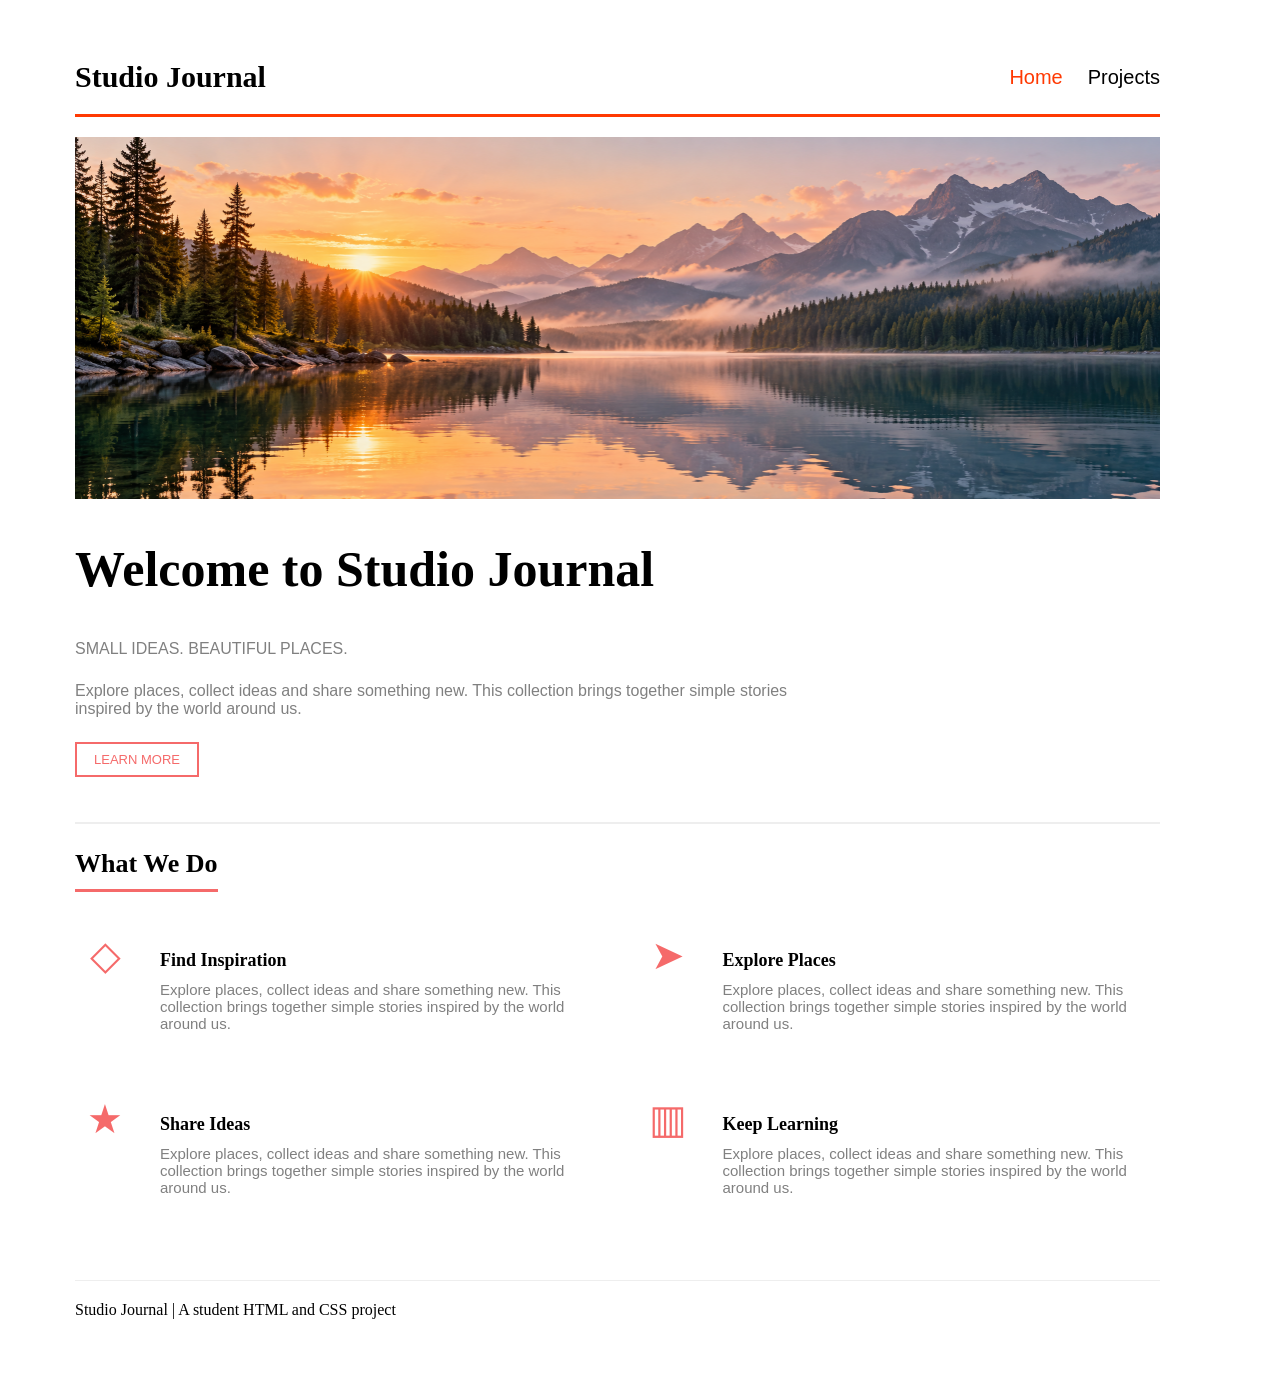
<file: index.html>
<!DOCTYPE html>
<html lang="en">
<head>
    <meta charset="UTF-8">
    <meta name="viewport" content="width=device-width, initial-scale=1.0">
    <title>Studio Journal | Home</title>
    <link rel="stylesheet" href="styles.css">
</head>
<body>
    <header>
        <a class="logo" href="index.html"><strong>Studio Journal</strong></a>
        <nav>
            <a class="red-tab active" aria-current="page" href="index.html">Home</a>
            <a class="black-tab" href="projects.html">Projects</a>
        </nav>
    </header>
    <header>
<hr class="red-line">
    </header>

    <main>
        <section class="intro">
            <img class="banner" src="images/pic10.png" alt="Mountain lake at sunrise">
            <h1 style="font-size: 50px;">Welcome to Studio Journal</h1>
            <p class="subtitle">SMALL IDEAS. BEAUTIFUL PLACES.</p>
            <p class="subtitle">Explore places, collect ideas and share something new. This collection brings together simple stories inspired by the world around us.</p>
            <a class="button" href="#features">Learn More</a>
        </section>

        <section id="features">
            <h2>What We Do<br></h2>
            <div class="features">
                <article class="feature">
                    <span class="icon" aria-hidden="true">◇</span>
                    <div>
                        <h3>Find Inspiration</h3>
                        <p class="sub-mini">Explore places, collect ideas and share something new. This collection brings together simple stories inspired by the world around us.</p>
                    </div>
                </article>
                <article class="feature">
                    <span class="icon" aria-hidden="true">➤</span>
                    <div>
                        <h3>Explore Places</h3>
                        <p class="sub-mini">Explore places, collect ideas and share something new. This collection brings together simple stories inspired by the world around us.</p>
                    </div>
                </article>
                <article class="feature">
                    <span class="icon" aria-hidden="true">★</span>
                    <div>
                        <h3>Share Ideas</h3>
                        <p class="sub-mini">Explore places, collect ideas and share something new. This collection brings together simple stories inspired by the world around us.</p>
                    </div>
                </article>
                <article class="feature">
                    <span class="icon" aria-hidden="true">▥</span>
                    <div>
                        <h3>Keep Learning</h3>
                        <p class="sub-mini">Explore places, collect ideas and share something new. This collection brings together simple stories inspired by the world around us.</p>
                    </div>
                </article>
            </div>
        </section>
    </main>
    <footer>Studio Journal | A student HTML and CSS project</footer>
</body>
</html>
</file>
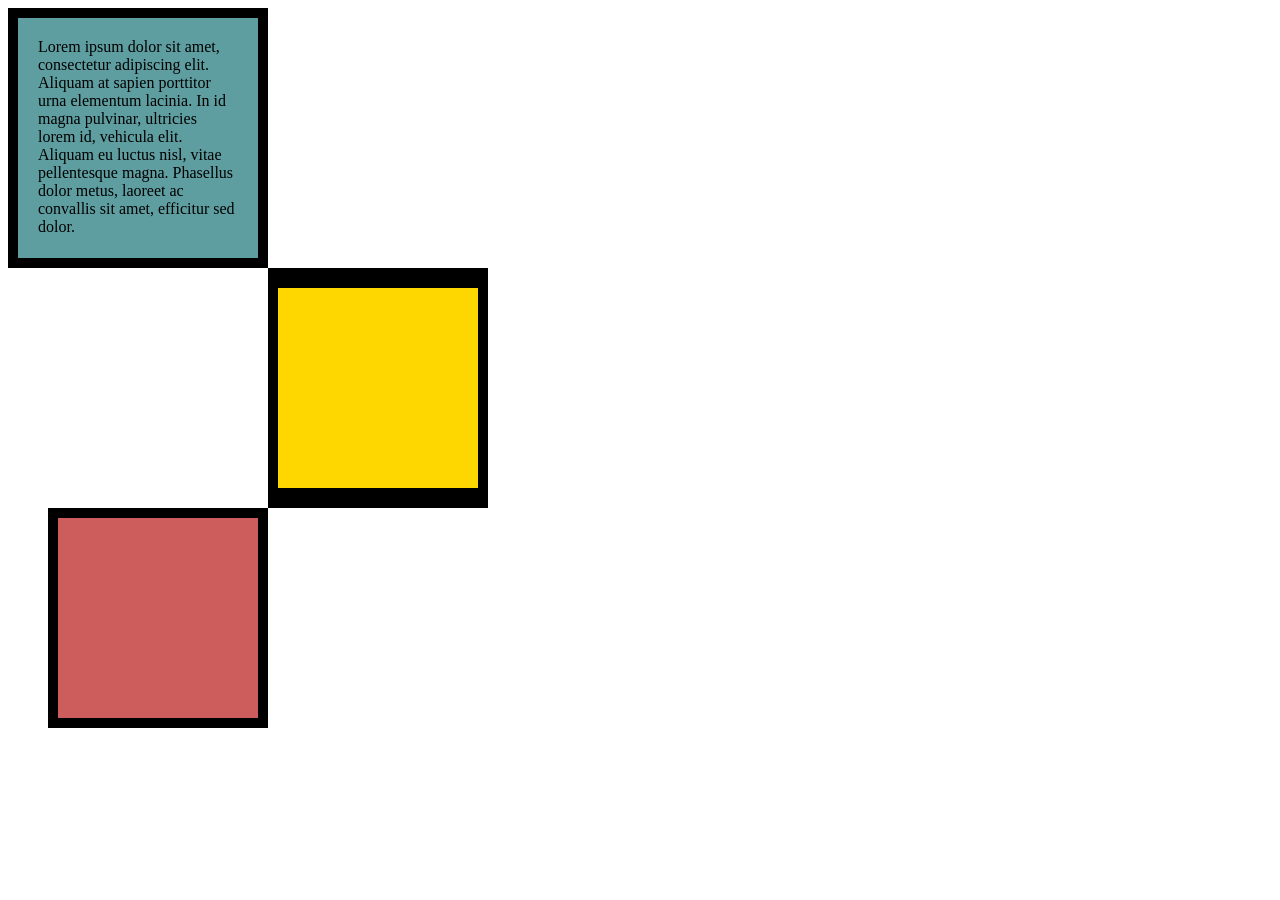
<file: CSS-Activity-2/index.html>
<!DOCTYPE html>
<html lang="en">

<head>
  <meta charset="UTF-8">
  <title>CSS Box Model</title>
  <style>
    /* Write your CSS code here */
    div {
      width: 200px;
      height: 200px;
    }

    .first {
      background-color: cadetblue;
      padding: 20px;
      border: 10px solid black;
    }

    p {
      margin: 0;
    }

    .second {
      background-color: gold;
      border-top: 20px solid black;
      border-bottom: 20px solid black;
      border-left: 10px solid black;
      border-right: 10px solid black;
      margin-left: 260px;
    }

    .third {
      background-color: indianred;
      border: 10px solid black;
      margin-left: 40px;
    }
  </style>
</head>

<body>
  <!-- TODOs:
1. Create 3 Boxes using the div element.
2. Set their sizes to 200px heigh by 200px wide.
3. Set different background colors for each of the boxes (I used cadetblue, gold and indianred).
4. Add a paragraph <p> element into the first div and add the following words:
    Lorem ipsum dolor sit amet, consectetur adipiscing elit. Aliquam at sapien porttitor urna elementum lacinia. In
    id magna pulvinar, ultricies lorem id, vehicula elit. Aliquam eu luctus nisl, vitae pellentesque magna. Phasellus
    dolor metus, laoreet ac convallis sit amet, efficitur sed dolor.
5. Set the 1st div to have 20px padding all around with a black 10px border.
6. Fix the style of the <p> element to remove all margins.
Hint: Use the CSS inspector in Chrome.
7. Set the 2nd div to have a 20px border on top and bottom and 10px border left and right. (See goal image)
8. Set the 3rd div to have a 10px border 
9. Set the margins for the divs so that each box corner touches the other. (See the goal image)
-->
 <div class="first">
    <p>
      Lorem ipsum dolor sit amet, consectetur adipiscing elit.
      Aliquam at sapien porttitor urna elementum lacinia. In
      id magna pulvinar, ultricies lorem id, vehicula elit.
      Aliquam eu luctus nisl, vitae pellentesque magna. Phasellus
      dolor metus, laoreet ac convallis sit amet, efficitur sed
      dolor.
    </p>
  </div>
  <div class="second"></div>
  <div class="third"></div>
</body>
</html>
</file>
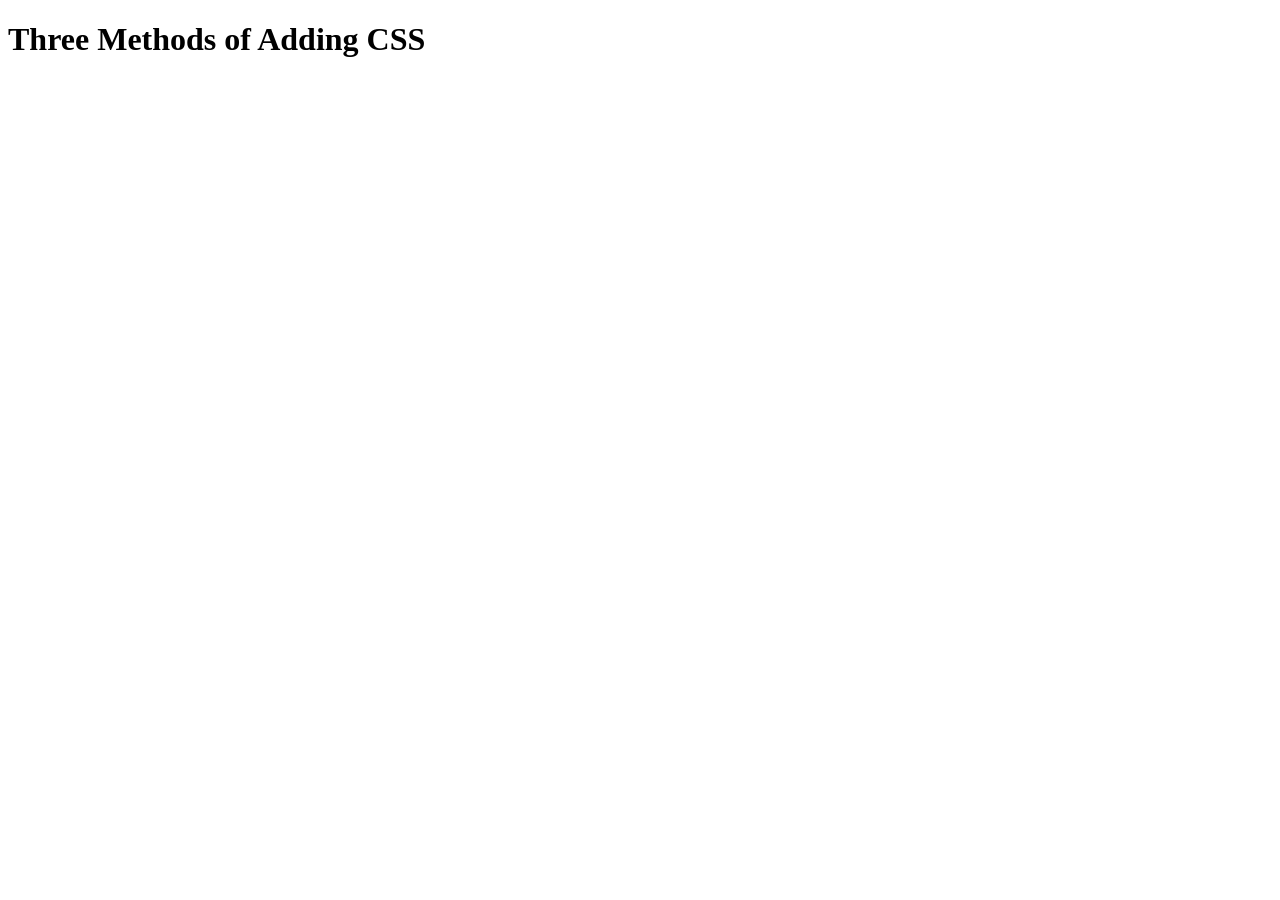
<file: CSS-Activity_1/index.html>
<!DOCTYPE html>
<html lang="en">

<head>
  <meta charset="UTF-8">
  <title>Adding CSS</title>
</head>

<body>
  <h1>Three Methods of Adding CSS</h1>
  <!-- Create 3 Links to The 3 Webpages: inline, internal and external -->
</body>

</html>
</file>
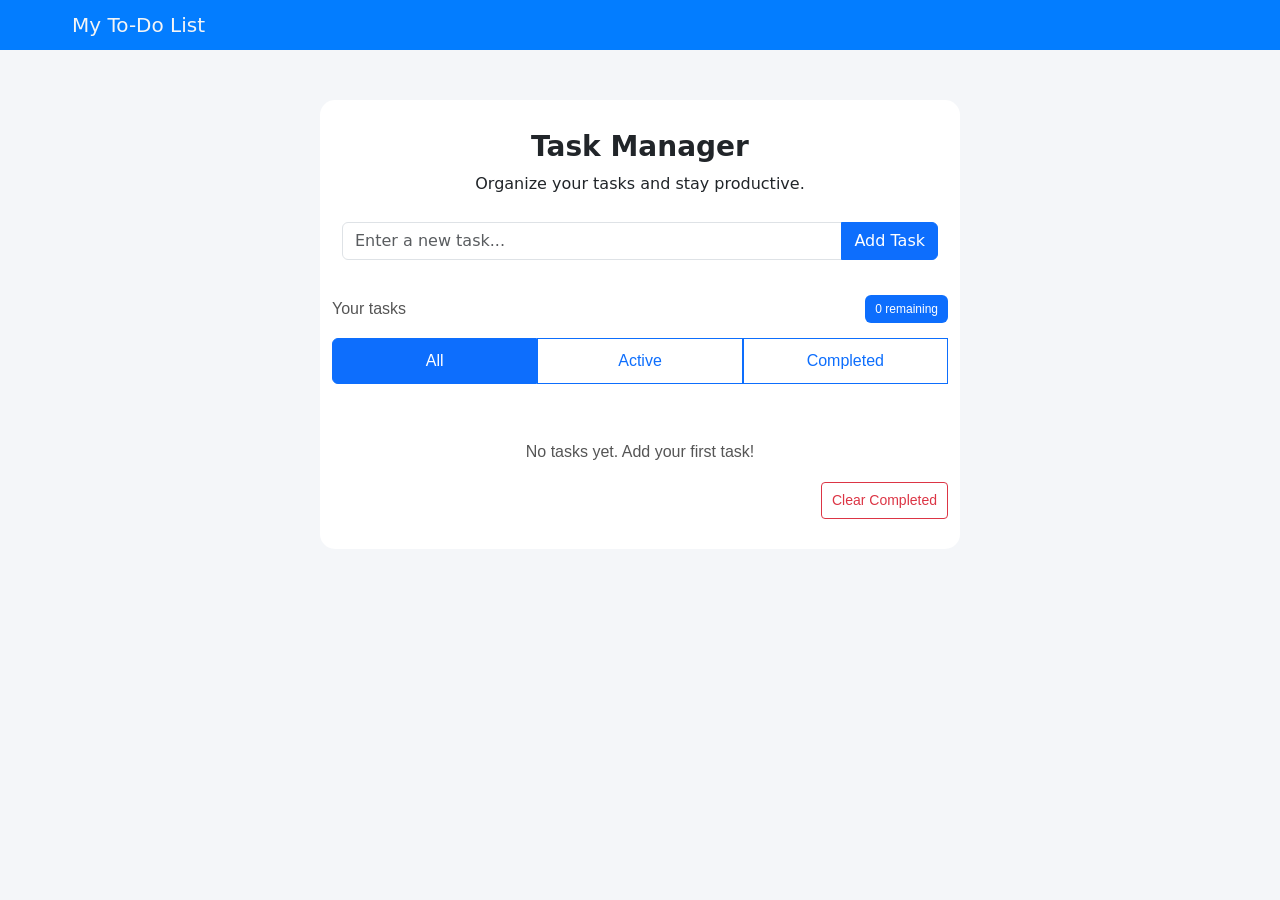
<file: To-Do-List/index.html>
<!DOCTYPE html>
<html lang="eng">
    <head>
        <meta charset="utf-8">
        <meta name="viewport" content="width=device-width, initial-scale=1">
        <title>To-Do-List</title>
          <!-- Bootstrap 5 CDN -->
        <link href="https://cdn.jsdelivr.net/npm/bootstrap@5.3.2/dist/css/bootstrap.min.css" rel="stylesheet">
        <link rel="stylesheet" href="style.css">
    </head>
    <body>
        <!-- As a link -->
<nav class="navbar bg-1 fg-2">
  <div class="container-fluid">
    <a class="navbar-brand" href="#">My To-Do List</a>
  </div>
</nav>
<div class="container">
 <h3>Task Manager</h3>
 <p>Organize your tasks and stay productive.</p>
 <div class="input-group">
  <input type="text" class="form-control" id="taskInput" placeholder="Enter a new task..." aria-label="Task Input" aria-describedby="button-addon">
   <button type="button" onclick="addTask()" class="btn btn-primary" id="addTaskBtn">Add Task</button>
</div>
 <!-- Alert for Error Validation -->
          <div id="errorAlert" class="alert alert-danger py-2 d-none" role="alert">
            Please enter a valid task name!
          </div>
<div class="tasks-section">

    <div class="tasks-header">
        <span>Your tasks</span>
        <span class="remaining-badge" id="taskCounter">0 remaining</span>
    </div>

    <div class="task-filters" role="group" aria-label="Task Filters">
        <button type="button" class="filter-btn active" id="filterAll">All</button>
        <button type="button" class="filter-btn" id="filterActive">Active</button>
        <button type="button" class="filter-btn" id="filterCompleted">Completed</button>
    </div>

    <!-- Task List Container -->
          <ul class="list-group mb-3" id="taskList">
            <!-- Dynamic Task Items Will Appear Here -->
          </ul>

    <!-- Empty State Message -->
          <div class="empty-message" id="emptyState">
          No tasks yet. Add your first task!
    </div>

    <div class="clear-container">
        <button class="clear-btn" id="clearCompletedBtn">Clear Completed</button>
    </div>
</div>


  <!-- JavaScript CDN & Custom Script -->
  <script src="https://cdn.jsdelivr.net/npm/bootstrap@5.3.2/dist/js/bootstrap.bundle.min.js"></script>
  <script src="script.js"></script>
    </body>
</html>
</file>
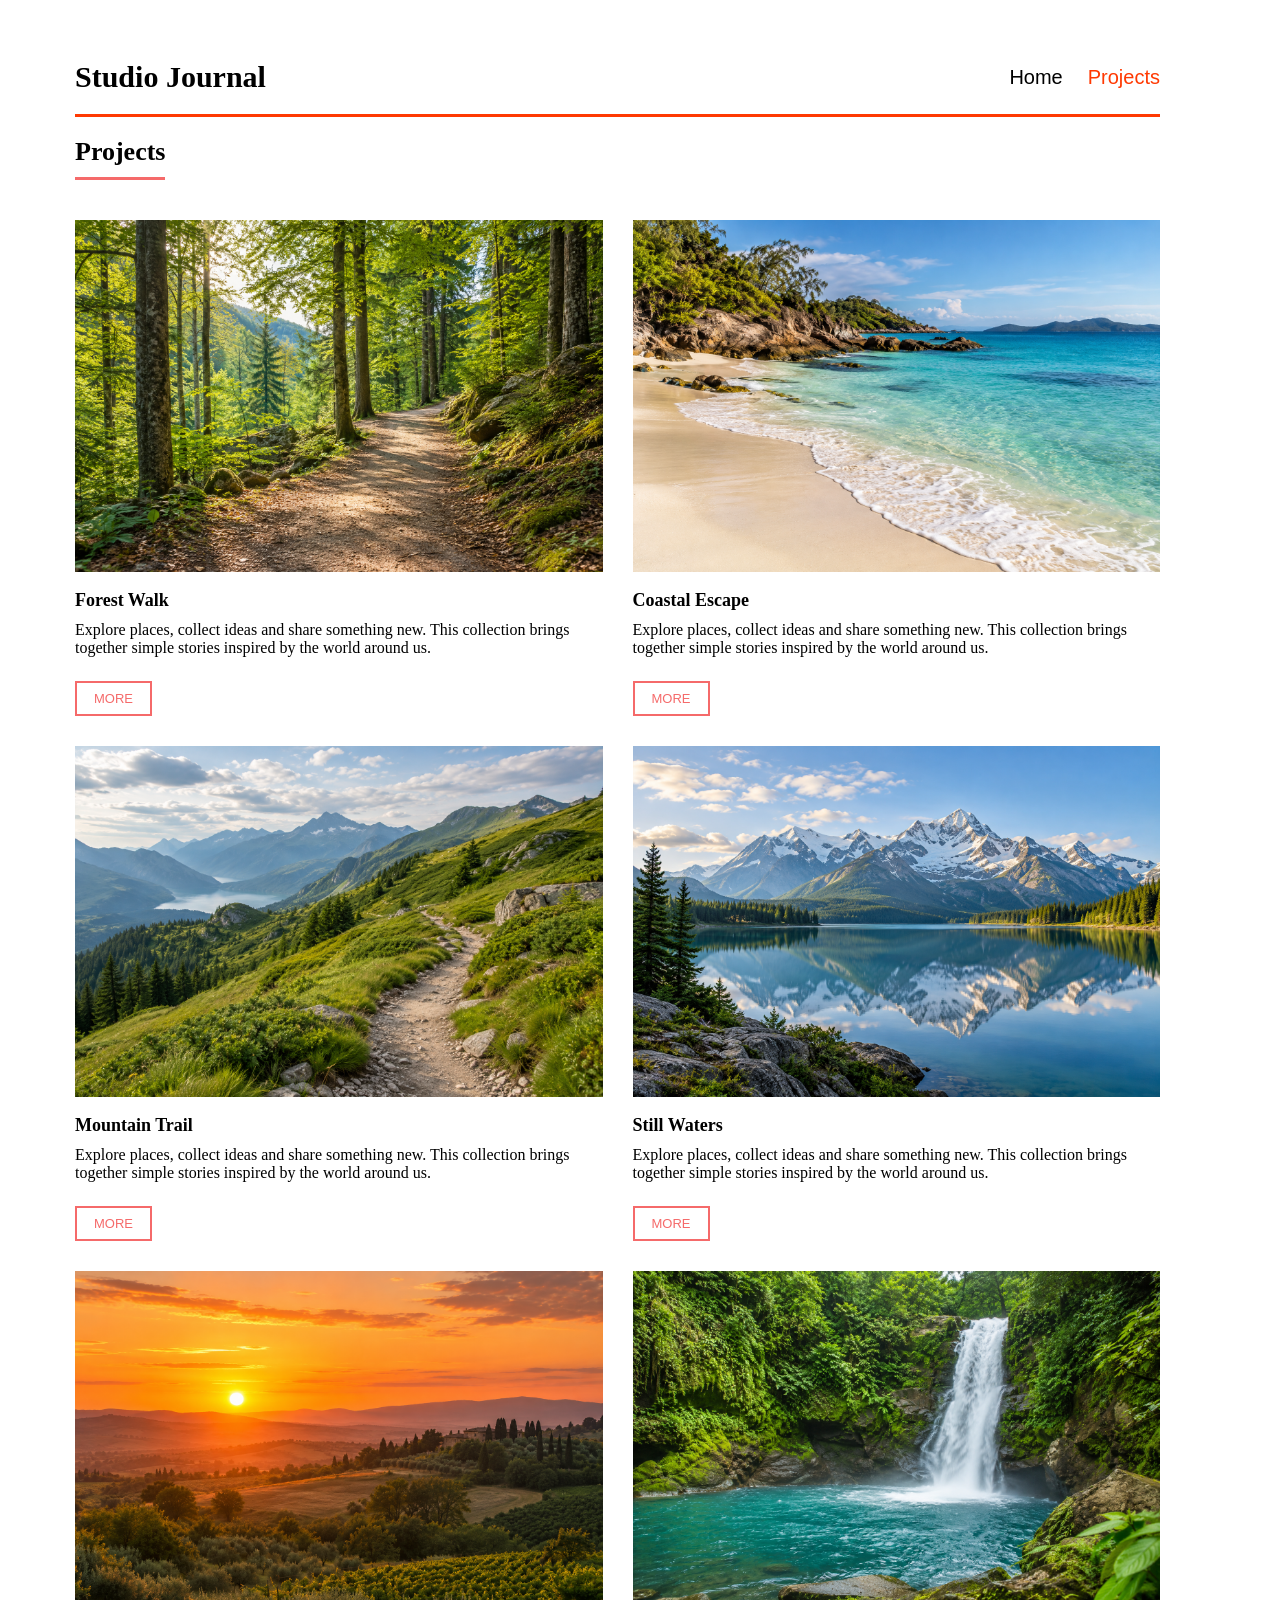
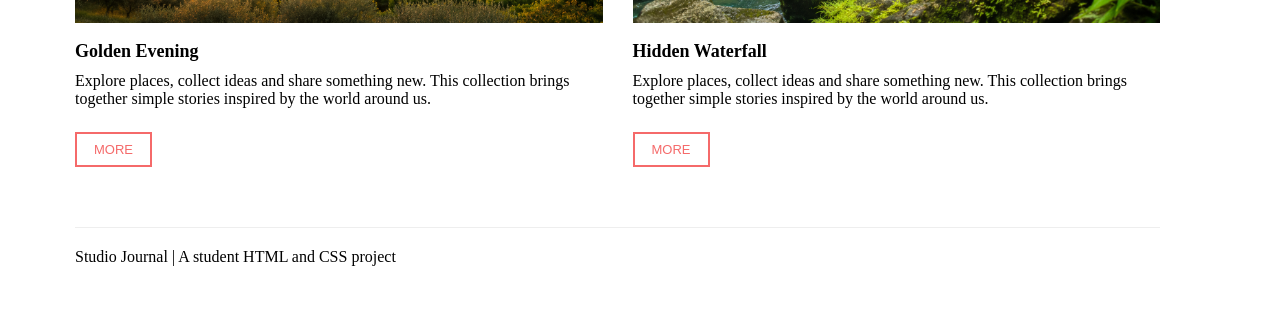
<file: projects.html>
<!DOCTYPE html>
<html lang="en">
<head>
    <meta charset="UTF-8">
    <meta name="viewport" content="width=device-width, initial-scale=1.0">
    <title>Studio Journal | Projects</title>
    <link rel="stylesheet" href="styles.css">
</head>
<body>
    <header>
        <a class="logo" href="index.html"><strong>Studio Journal</strong></a>
        <nav>
            <a class="black-tab active" href="index.html">Home</a>
            <a class="red-tab" href="projects.html" class="active" aria-current="page">Projects</a>
        </nav>
    </header>
    <header>
        <hr class="red-line">
    </header>
    <main>
        <section>
            <h1 class="section-title">Projects</h1>
            <div class="projects">
                <article>
                    <img src="images/pic01.png" alt="Sunlit path through a green forest">
                    <h3>Forest Walk</h3>
                    <p>Explore places, collect ideas and share something new. This collection brings together simple stories inspired by the world around us.</p>
                    <a class="button" href="images/pic01.png">More</a>
                </article>
                <article>
                    <img src="images/pic02.png" alt="Sandy coastline beside turquoise water">
                    <h3>Coastal Escape</h3>
                    <p>Explore places, collect ideas and share something new. This collection brings together simple stories inspired by the world around us.</p>
                    <a class="button" href="images/pic02.png">More</a>
                </article>
                <article>
                    <img src="images/pic03.png" alt="Trail through green mountain hills">
                    <h3>Mountain Trail</h3>
                    <p>Explore places, collect ideas and share something new. This collection brings together simple stories inspired by the world around us.</p>
                    <a class="button" href="images/pic03.png">More</a>
                </article>
                <article>
                    <img src="images/pic04.png" alt="Lake reflecting distant mountains">
                    <h3>Still Waters</h3>
                    <p>Explore places, collect ideas and share something new. This collection brings together simple stories inspired by the world around us.</p>
                    <a class="button" href="images/pic04.png">More</a>
                </article>
                <article>
                    <img src="images/pic05.png" alt="Sunset over rolling countryside">
                    <h3>Golden Evening</h3>
                    <p>Explore places, collect ideas and share something new. This collection brings together simple stories inspired by the world around us.</p>
                    <a class="button" href="images/pic05.png">More</a>
                </article>
                <article>
                    <img src="images/pic06.png" alt="Waterfall surrounded by green plants">
                    <h3>Hidden Waterfall</h3>
                    <p>Explore places, collect ideas and share something new. This collection brings together simple stories inspired by the world around us.</p>
                    <a class="button" href="images/pic06.png">More</a>
                </article>
            </div>
        </section>
    </main>
    <footer>Studio Journal | A student HTML and CSS project</footer>
</body>
</html>
</file>
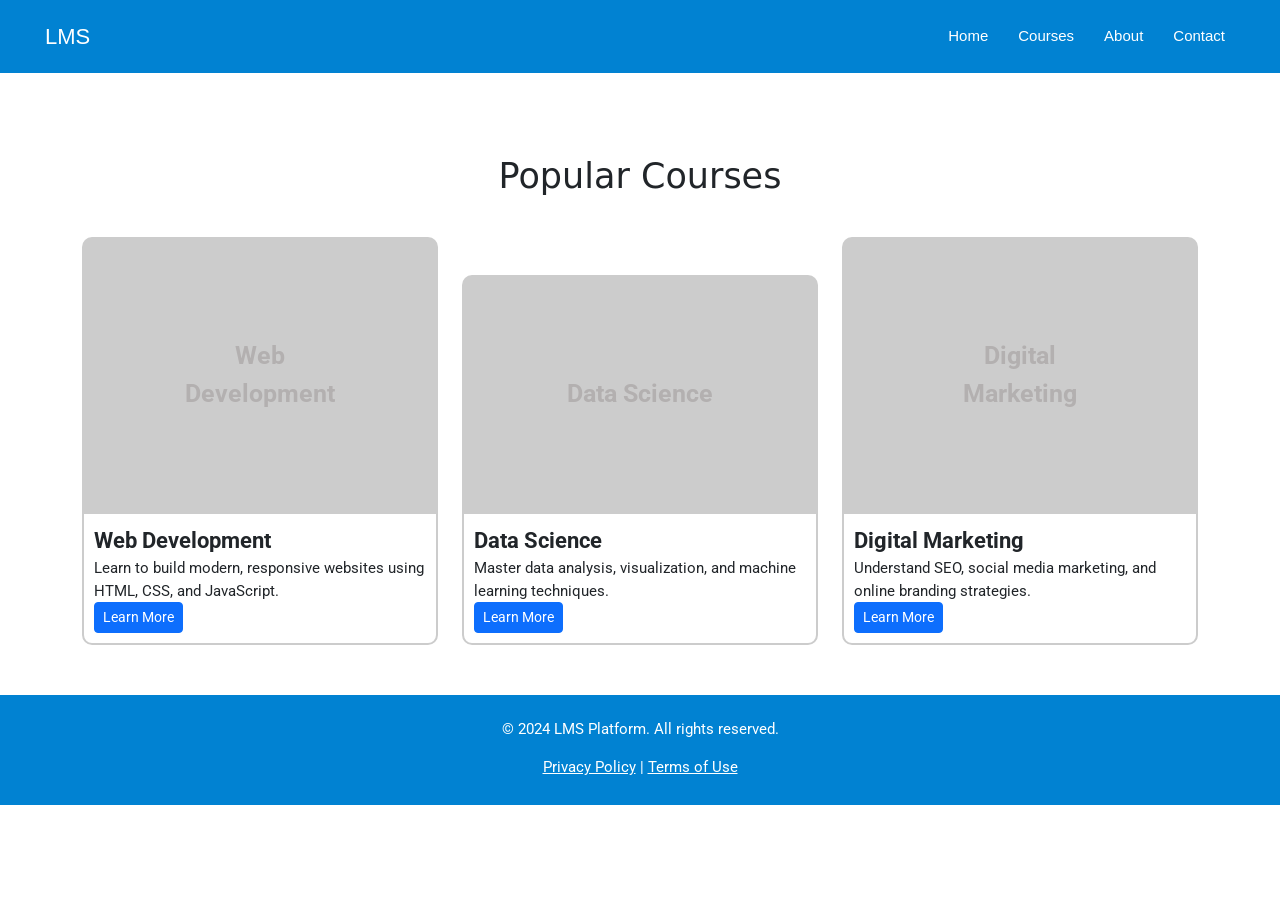
<file: Exercise-3/courses.html>
<!doctype html>
<html lang="en">
  <head>
    <meta charset="utf-8">
    <meta name="viewport" content="width=device-width, initial-scale=1">
    <title>LMS</title>
    <link href="https://fonts.googleapis.com/css2?family=Roboto:wght@300;400&display=swap" rel="stylesheet">
    <link href="https://cdn.jsdelivr.net/npm/bootstrap@5.3.3/dist/css/bootstrap.min.css" rel="stylesheet">
    <link rel="stylesheet" href="styling.css">
    </head>
<body>
  <nav class="navbar bg-1 fg-2">
    <div class="container-fluid">
        <a class="navbar-brand" href="#">LMS</a>

        <div class="nav-links">
            <a class="navbar-brand2" href="home">Home</a>
            <a class="navbar-brand2" href="courses.html">Courses</a>
            <a class="navbar-brand2" href="about">About</a>
            <a class="navbar-brand2" href="contact">Contact</a>
        </div>
    </div>
</nav>
<h2><br>Popular Courses</h2>
<div class="container text-center" style="margin-bottom: 50px; margin-top: 0;">
  <div class="row align-items-end">
    <div class="col">
      <div class="container1">
      Web Development
      </div>
      <div class="container2">
      <b>Web Development</b><br>Learn to build modern, responsive websites using HTML, CSS, and JavaScript.<br>
      <button type="button" class="btn btn-primary btn-sm">
  Learn More
</button>
      </div>
    </div>
    <div class="col">
      <div class="container1">
      Data Science
      </div>
      <div class="container2">
      <b>Data Science</b><br>Master data analysis, visualization, and machine learning techniques.<br>
      <button type="button" class="btn btn-primary btn-sm">
  Learn More
</button>
      </div>
    </div>
    <div class="col">
      <div class="container1">
    Digital Marketing
      </div>
      <div class="container2">
      <b>Digital Marketing</b><br>Understand SEO, social media marketing, and online branding strategies.<br>
      <button type="button" class="btn btn-primary btn-sm">
  Learn More
</button>
      </div>
    </div>
  </div>
</div>
</body>
<footer class="bg-1 fg-2">
    <div >
        <p><br>&copy; 2024 LMS Platform. All rights reserved.</p>
        <p><a href="privacy-policy.html">Privacy Policy</a> | <a href="terms-of-use.html">Terms of Use</a></p>
    </div>
</footer>
</html>
</file>
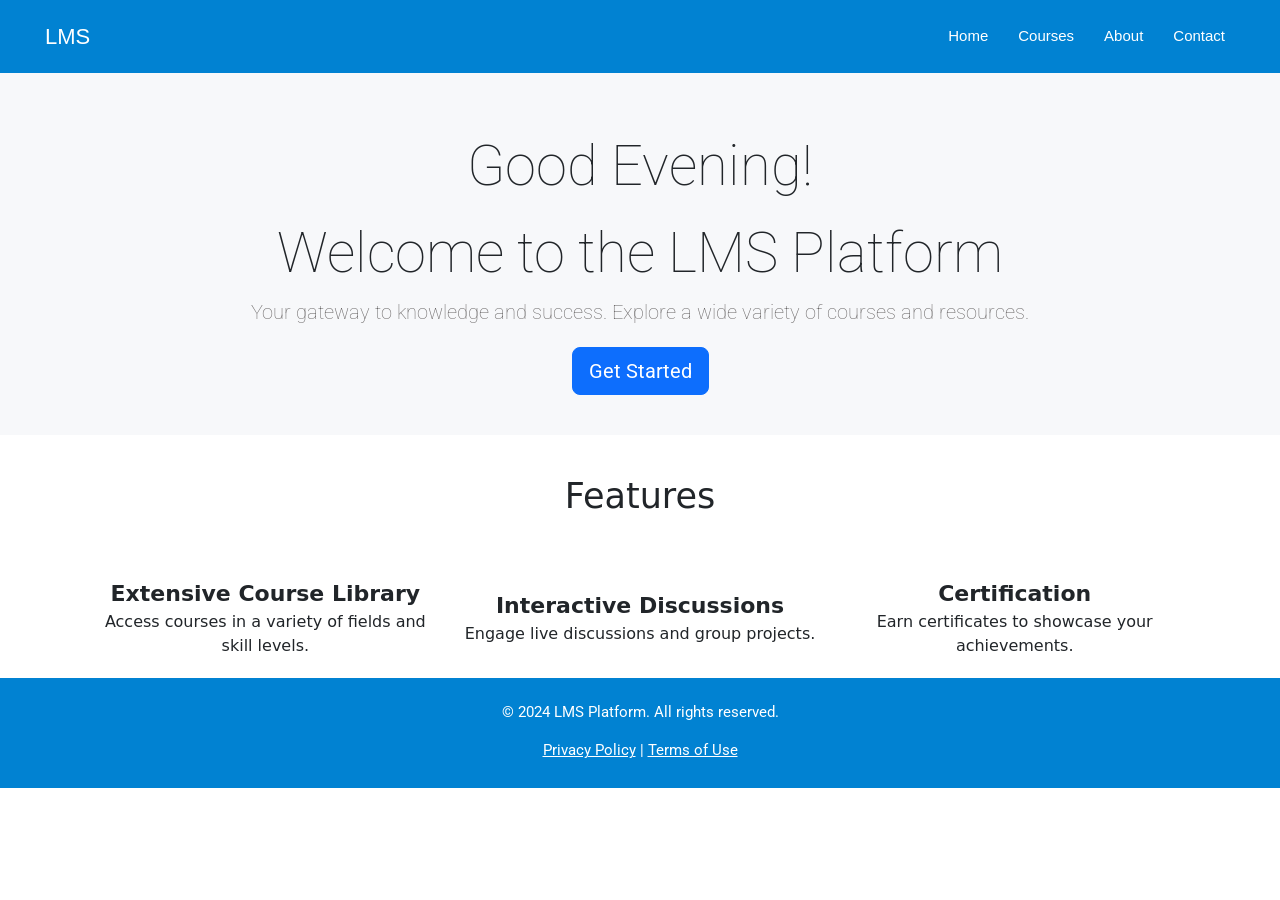
<file: Exercise-3/exercise.html>
<!doctype html>
<html lang="en">
  <head>
    <meta charset="utf-8">
    <meta name="viewport" content="width=device-width, initial-scale=1">
    <title>LMS</title>
    <link href="https://fonts.googleapis.com/css2?family=Roboto:wght@300;400&display=swap" rel="stylesheet">
    <link href="https://cdn.jsdelivr.net/npm/bootstrap@5.3.3/dist/css/bootstrap.min.css" rel="stylesheet">
    <link rel="stylesheet" href="styling.css">
    
  </head>
  <body>
    <!-- As a link -->
<nav class="navbar bg-1 fg-2">
    <div class="container-fluid">
        <a class="navbar-brand" href="#">LMS</a>

        <div class="nav-links">
            <a class="navbar-brand2" href="home">Home</a>
            <a class="navbar-brand2" href="courses.html">Courses</a>
            <a class="navbar-brand2" href="about">About</a>
            <a class="navbar-brand2" href="contact">Contact</a>
        </div>
    </div>
</nav>

<div class="container-fluid2">
      <h1 id="greeting"></h1>
      <script src="myScript.js"></script>
    <h1>Welcome to the LMS Platform</h1> 
    <p>Your gateway to knowledge and success. Explore a wide variety of courses and resources.</p>
    <button type="button" class="btn btn-primary btn-lg">
  Get Started
</button>
</div>
<h2>Features</h2>
<div class="container text-center" style="padding: 20px;">
  <div class="row align-items-center">
    <div class="col">
      <b>Extensive Course Library</b><br>Access courses in a variety of fields and skill levels.<br>
    </div>
    <div class="col">
      <b>Interactive Discussions</b><br>Engage live discussions and group projects.
    </div>
    <div class="col">
      <b>Certification</b><br>Earn certificates to showcase your achievements.
    </div>
  </div>
</div>

  </body>
<footer class="bg-1 fg-2">
    <div >
        <p><br>&copy; 2024 LMS Platform. All rights reserved.</p>
        <p><a href="privacy-policy.html">Privacy Policy</a> | <a href="terms-of-use.html">Terms of Use</a></p>
    </div>
</footer>
</html>
</file>
<file: styles.css>
body{
    margin: 60px;
    padding-right: 60px;
    padding-left: 15px;
}
.black-text{
    color: rgb(0, 0, 0);
}
.red-text{
    color: rgb(255, 57, 2);
    
}
a{
    text-decoration: none;
}
.align-left{
    text-align: left;
}
.align-right{
    text-align: right;
}
.logo{
    font-size: 30px;
    color: black;
}
.red-tab{
    color: rgb(255, 57, 2);
    font-size: 20px; 
    font-family: Arial;
}
.black-tab{
    color: rgb(0, 0, 0);
    font-size: 20px; 
    font-family: Arial;
}
header {
    display: flex;
    justify-content: space-between;
    align-items: center;
    padding-bottom: 20px;
}
nav {
    display: flex;
    align-items: center;
    gap: 25px;
}

nav a {
    text-decoration: none;
}
.intro p {
    max-width: 760px;
}
.red-line {
    border: none;
    height: 3px;
    background-color: rgb(255, 57, 2);
    width: 100%;
    margin: 0;
}
.banner {
    width: 100%;
    display: block;
    margin-bottom: 25px;
}
.subtitle{
    color: rgb(128, 128, 128);
    font-family: Arial;
}
.sub-mini{
    color: rgb(128, 128, 128); 
    font-family: Arial; 
    font-size: 15px;
}
.button {
    display: inline-block;
    border: 2px solid #f56a6a;
    padding: 8px 17px;
    color: #f56a6a;
    text-decoration: none;
    font-family: Arial, sans-serif;
    font-size: 13px;
    text-transform: uppercase;
}
#features {
    border-top: 2px solid #eeeeee;
    margin-top: 45px;
    padding-top: 25px;
}
.features {
    display: grid;
    grid-template-columns: 1fr 1fr;
    gap: 40px;
}
.feature {
    display: grid;
    grid-template-columns: 60px 1fr;
    gap: 25px;
}
.icon {
    color: #f56a6a;
    font-size: 40px;
    text-align: center;
}
footer {
    border-top: 1px solid #eeeeee;
    margin-top: 60px;
    padding-top: 20px;
}
h2, .section-title {
    display: table;
    font-size: 26px;
    border-bottom: 3px solid #f56a6a;
    padding-bottom: 10px;
    margin: 0 0 40px;
}
.projects {
    display: grid;
    grid-template-columns: 1fr 1fr;
    gap: 30px;
}

.projects img {
    width: 100%;
    display: block;
}

.projects h3 {
    margin-bottom: 10px;
}
h3 {
    font-size: 18px;
    margin: 18px 0 10px;
}
p {
    margin: 0 0 24px;
}
</file>
<file: To-Do-List/style.css>
.container-fluid{
    color: whitesmoke;
    background-color: rgb(3, 125, 255);
    
}
.navbar-brand {
    color: whitesmoke;
    padding-left: 60px;
    padding-top: 10px;
    padding-bottom: 10px;
}

html, body{
    margin: 0;
    padding: 0;
    background-color: #f4f6f9;
}
.navbar {
    margin: 0;
    padding: 0;
}
.container{
    width: 50%;
    text-align: center;
    margin-top: 50px;
    padding-top: 30px;
    padding-bottom: 30px;
    background-color: white;
    border-radius: 15px;
}
h3{
    font-weight: bold;
}
.input-group{
    padding: 10px 10px;
}

.tasks-section {
    width: 100%;
    margin-top: 25px;
    font-family: Arial, sans-serif;
}

/* Header */
.tasks-header {
    display: flex;
    justify-content: space-between;
    align-items: center;
    margin-bottom: 15px;
    color: #555;
    font-size: 16px;
}

.remaining-badge {
    background-color: #0d6efd;
    color: white;
    padding: 5px 10px;
    border-radius: 6px;
    font-size: 12px;
}

/* Filter buttons */
.task-filters {
    display: flex;
    width: 100%;
    margin-bottom: 40px;
}

.filter-btn {
    flex: 1;
    padding: 10px;
    background-color: white;
    color: #0d6efd;
    border: 1px solid #0d6efd;
    font-size: 16px;
    cursor: pointer;
}

.filter-btn:first-child {
    border-radius: 6px 0 0 6px;
}

lte.fir-btn:last-child {
    border-radius: 0 6px 6px 0;
}

.filter-btn.active {
    background-color: #0d6efd;
    color: white;
}

.filter-btn:hover {
    background-color: #e7f1ff;
    color: #0d6efd;
}

.filter-btn.active:hover {
    background-color: #0b5ed7;
    color: white;
}

/* Empty message */
.empty-message {
    text-align: center;
    color: #555;
    font-size: 16px;
    margin-bottom: 18px;
}

/* Clear completed button */
.clear-container {
    display: flex;
    justify-content: flex-end;
}

.clear-btn {
    background-color: white;
    color: #dc3545;
    border: 1px solid #dc3545;
    border-radius: 4px;
    padding: 7px 10px;
    font-size: 14px;
    cursor: pointer;
}

.clear-btn:hover {
    background-color: #dc3545;
    color: white;
}
</file>
<file: Exercise-3/styling.css>
body{
    margin: 0;
    padding: 0;
}
/* Navigation bar */
.navbar {
    padding: 15px 20px;
    display: block;
    font-family: Arial, sans-serif;
}

/* Background color */
.bg-1 {
    background-color: #0182d2;
}

/* Foreground (text) color */
.fg-2 {
    color: white;
}

/* Navbar brand */
.navbar-brand {
    font-size: 22px;
    text-decoration: none;
    color: white;
}


/* Remove default link underline */
.navbar-brand:hover {
    color: #ff4d4d;
}

/* Container */

.container-fluid {
    display: flex;
    justify-content: space-between;
    align-items: center;
    width: 100%;
    box-sizing: border-box;
    padding: 0 25px;
}

.nav-links {
    display: flex;
    align-items: center;
    gap: 20px;
}

.navbar-brand2 {
    font-size: 15px;
    text-decoration: none;
    color: white;
    padding-right: 10px;
}


/* Remove bottom margin from heading */
.mb-0 {
    margin-bottom: 0;
}

/* Heading size */
.h1 {
    font-size: 22px;
    text-align: center;
}

.container-fluid2 {
  
    justify-content: center;
    align-items: center;
    width: 100%;
    box-sizing: border-box;
    background-color: #f7f8fa;
    font-family: 'Roboto', sans-serif;
    text-align: center;
    min-height: 100px;
    padding: 40px;
}
.container-fluid2 p {
    font-size: 20px;
    font-weight: 10;
    margin: 10px;
    color: #6a6767;
    padding-bottom: 10px;
}
.container-fluid2 h1 {
    font-size: 56px;
    font-weight: 10;
    margin: 0;
    padding-top: 20px;

}
h2{
    font-size: 35px;
    margin: 0;
    padding: 40px;
    text-align: center;
}
.container1{
    justify-content: center;
    align-items: center;
    width: 100%;
    box-sizing: border-box;
    background-color: rgb(204, 204, 204);
    color: rgb(179, 176, 176);
    font-family: 'Roboto', sans-serif;
    font-size: 25px;
    font-weight: bold;
    text-align: center;
    min-height: 100px;
    padding: 100px;
    border-top-left-radius: 10px;
    border-top-right-radius: 10px;
}
.container2{
    justify-content: left;
    text-align: left;
    width: 100%;
    box-sizing: border-box;
    border: 2px solid rgb(204, 204, 204);
    font-family: 'Roboto', sans-serif;
    font-size: 15px;
    padding: 10px;
    border-bottom-left-radius: 10px;
    border-bottom-right-radius: 10px;
}
footer{
    margin: 0;
    padding: 0;
    justify-content: center;
    align-items: center;
    width: 100%;
    box-sizing: border-box;
    background-color: #0182d2;
    color: white;
    font-family: 'Roboto', sans-serif;
    font-size: 15px;
    text-align: center;
    padding-bottom: 10px;
   
}
a{
    color: white;
}
b{
    font-size: 22px;
}
</file>
